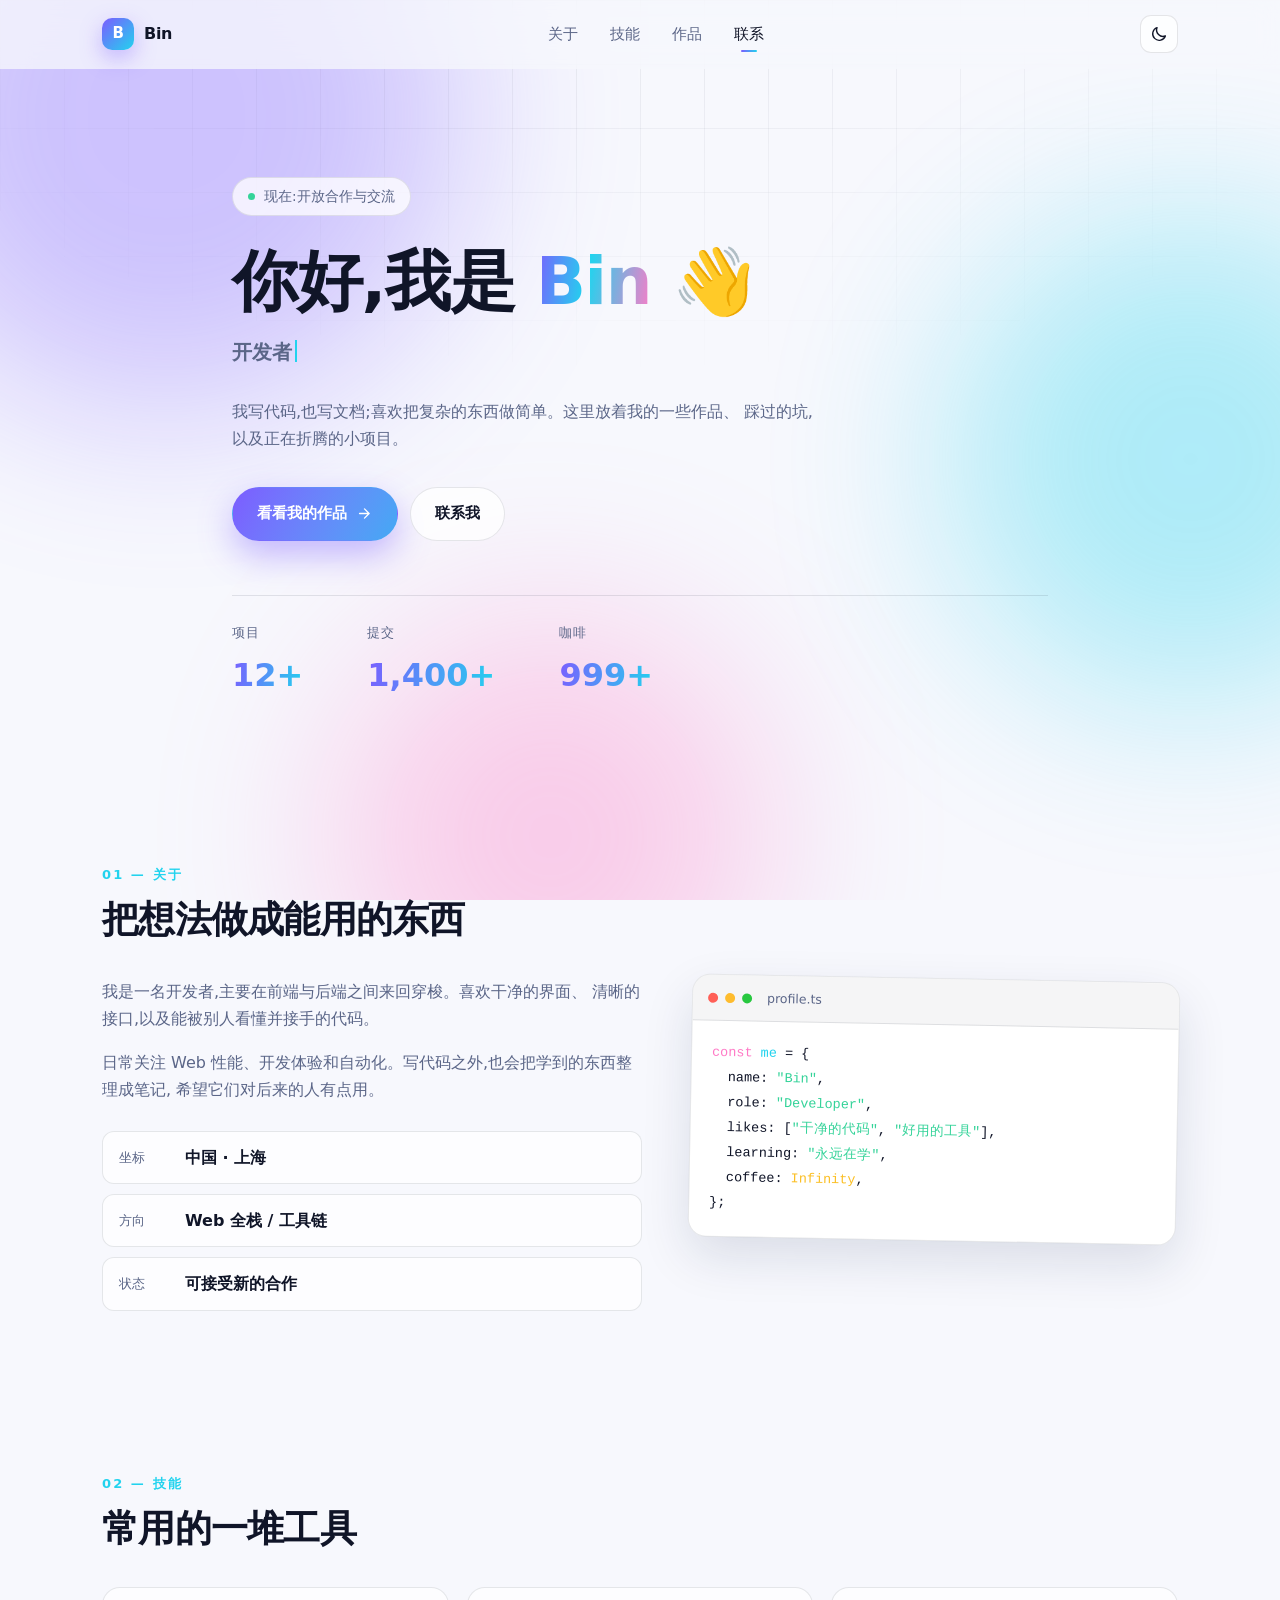
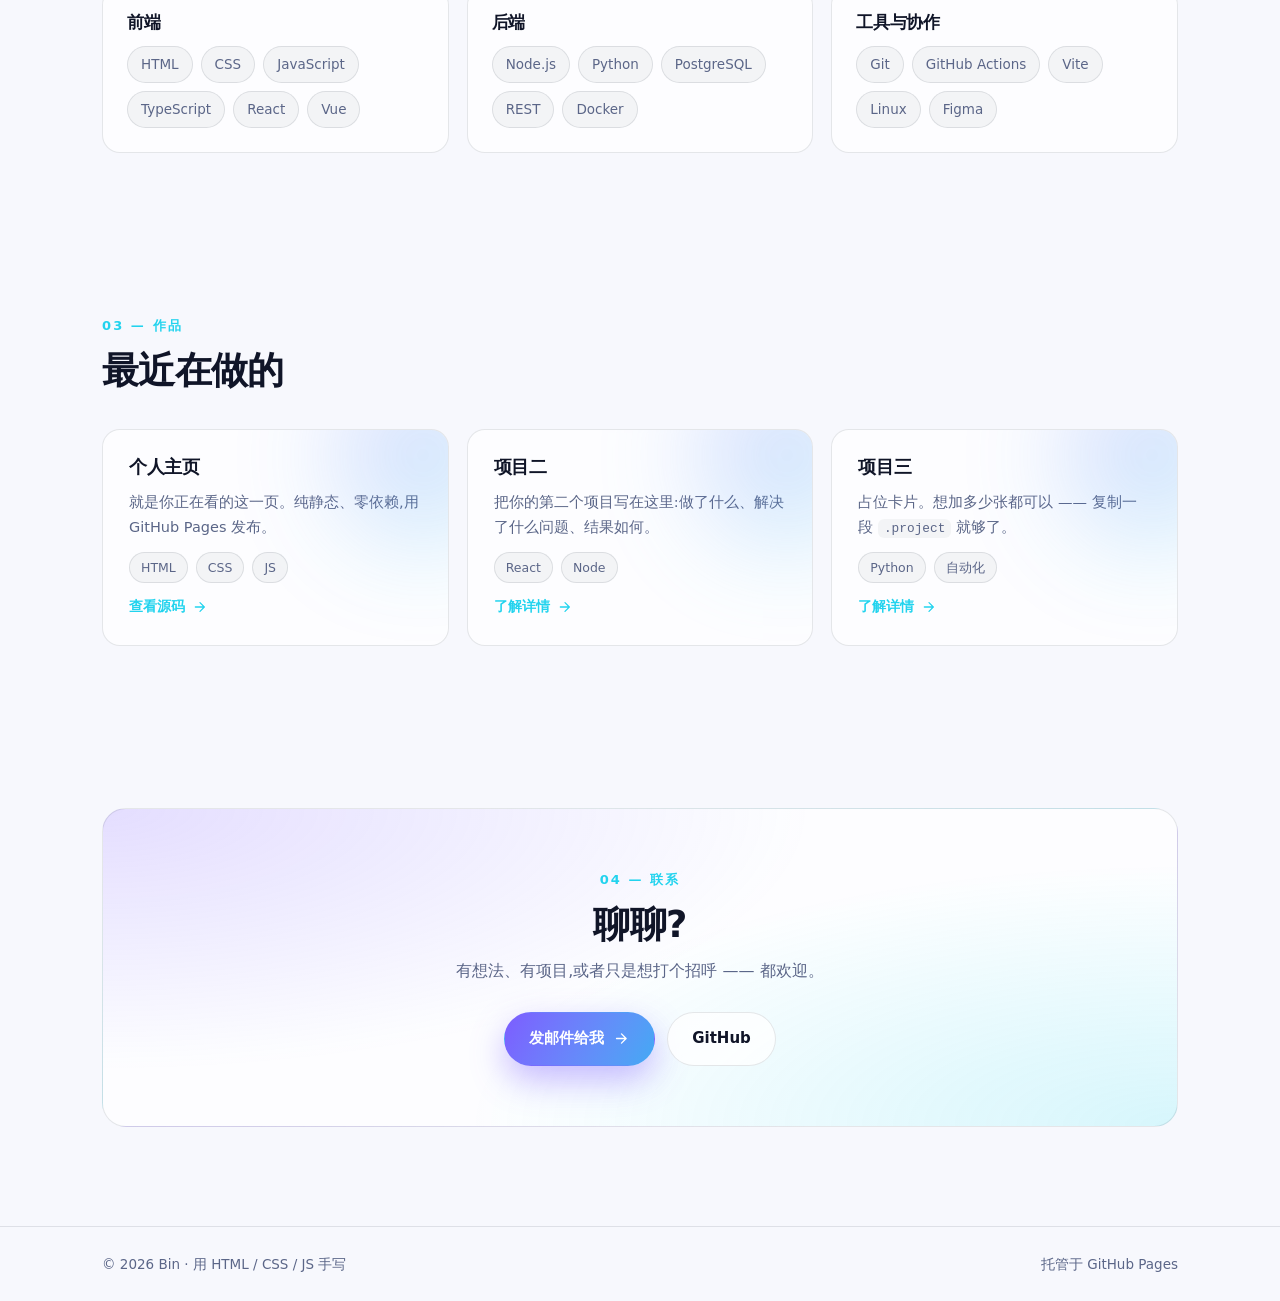
<file: index.html>
<!DOCTYPE html>
<html lang="zh-CN" data-theme="dark">
<head>
  <meta charset="UTF-8" />
  <meta name="viewport" content="width=device-width, initial-scale=1" />
  <title>Bin · 个人主页</title>
  <meta name="description" content="Bin 的个人主页 —— 全栈开发、开源爱好者,记录我正在做的事。" />
  <meta name="author" content="Bin" />

  <meta property="og:type" content="website" />
  <meta property="og:title" content="Bin · 个人主页" />
  <meta property="og:description" content="全栈开发、开源爱好者,记录我正在做的事。" />

  <link rel="icon" href="favicon.svg" type="image/svg+xml" />
  <link rel="stylesheet" href="styles.css" />

  <script>
    // 在首次渲染前确定主题,避免闪烁
    (function () {
      try {
        var saved = localStorage.getItem("theme");
        var prefersLight = window.matchMedia("(prefers-color-scheme: light)").matches;
        document.documentElement.setAttribute("data-theme", saved || (prefersLight ? "light" : "dark"));
      } catch (e) {}
    })();
  </script>
</head>
<body>
  <a class="skip-link" href="#main">跳到主要内容</a>

  <div class="bg" aria-hidden="true">
    <span class="orb orb--1"></span>
    <span class="orb orb--2"></span>
    <span class="orb orb--3"></span>
    <div class="grid-lines"></div>
  </div>

  <div class="progress" aria-hidden="true"><span id="progress-bar"></span></div>

  <header class="header" id="header">
    <div class="container header__inner">
      <a class="brand" href="#top">
        <span class="brand__mark">B</span>
        <span class="brand__name">Bin</span>
      </a>

      <nav class="nav" id="nav" aria-label="主导航">
        <a href="#about">关于</a>
        <a href="#skills">技能</a>
        <a href="#work">作品</a>
        <a href="#contact">联系</a>
      </nav>

      <div class="header__actions">
        <button class="icon-btn" id="theme-toggle" type="button" aria-label="切换明暗主题" title="切换明暗主题">
          <svg class="icon-sun" viewBox="0 0 24 24" aria-hidden="true">
            <circle cx="12" cy="12" r="4.2" />
            <path d="M12 2.5v2.6M12 18.9v2.6M2.5 12h2.6M18.9 12h2.6M5.2 5.2l1.9 1.9M16.9 16.9l1.9 1.9M18.8 5.2l-1.9 1.9M7.1 16.9l-1.9 1.9" />
          </svg>
          <svg class="icon-moon" viewBox="0 0 24 24" aria-hidden="true">
            <path d="M20.5 14.6A8.6 8.6 0 0 1 9.4 3.5a8.7 8.7 0 1 0 11.1 11.1Z" />
          </svg>
        </button>

        <button class="icon-btn nav-toggle" id="nav-toggle" type="button" aria-label="打开菜单" aria-expanded="false" aria-controls="nav">
          <span class="bars" aria-hidden="true"><i></i><i></i><i></i></span>
        </button>
      </div>
    </div>
  </header>

  <main id="main">
    <!-- Hero -->
    <section class="hero" id="top">
      <div class="container hero__inner">
        <p class="pill reveal">
          <span class="dot" aria-hidden="true"></span>
          现在:开放合作与交流
        </p>

        <h1 class="hero__title reveal">
          你好,我是 <span class="gradient-text">Bin</span>
          <span class="wave" aria-hidden="true">👋</span>
        </h1>

        <p class="hero__typed reveal">
          <span id="typed"></span><span class="caret" aria-hidden="true"></span>
        </p>

        <p class="hero__desc reveal">
          我写代码,也写文档;喜欢把复杂的东西做简单。这里放着我的一些作品、
          踩过的坑,以及正在折腾的小项目。
        </p>

        <div class="hero__cta reveal">
          <a class="btn btn--primary" href="#work">
            看看我的作品
            <svg viewBox="0 0 24 24" aria-hidden="true"><path d="M5 12h13M12 5.5 18.5 12 12 18.5" /></svg>
          </a>
          <a class="btn btn--ghost" href="#contact">联系我</a>
        </div>

        <dl class="stats reveal">
          <div class="stat">
            <dt>项目</dt>
            <dd><span data-count="12">0</span>+</dd>
          </div>
          <div class="stat">
            <dt>提交</dt>
            <dd><span data-count="1400">0</span>+</dd>
          </div>
          <div class="stat">
            <dt>咖啡</dt>
            <dd><span data-count="999">0</span>+</dd>
          </div>
        </dl>
      </div>
    </section>

    <!-- About -->
    <section class="section" id="about">
      <div class="container">
        <p class="eyebrow reveal">01 — 关于</p>
        <h2 class="section__title reveal">把想法做成能用的东西</h2>

        <div class="about">
          <div class="about__text reveal">
            <p>
              我是一名开发者,主要在前端与后端之间来回穿梭。喜欢干净的界面、
              清晰的接口,以及能被别人看懂并接手的代码。
            </p>
            <p>
              日常关注 Web 性能、开发体验和自动化。写代码之外,也会把学到的东西整理成笔记,
              希望它们对后来的人有点用。
            </p>

            <ul class="facts">
              <li><span>坐标</span><b>中国 · 上海</b></li>
              <li><span>方向</span><b>Web 全栈 / 工具链</b></li>
              <li><span>状态</span><b>可接受新的合作</b></li>
            </ul>
          </div>

          <div class="about__card reveal">
            <div class="code-card">
              <div class="code-card__bar" aria-hidden="true">
                <i></i><i></i><i></i>
                <span>profile.ts</span>
              </div>
              <pre><code><span class="c-key">const</span> <span class="c-var">me</span> = {
  <span class="c-prop">name</span>: <span class="c-str">"Bin"</span>,
  <span class="c-prop">role</span>: <span class="c-str">"Developer"</span>,
  <span class="c-prop">likes</span>: [<span class="c-str">"干净的代码"</span>, <span class="c-str">"好用的工具"</span>],
  <span class="c-prop">learning</span>: <span class="c-str">"永远在学"</span>,
  <span class="c-prop">coffee</span>: <span class="c-num">Infinity</span>,
};</code></pre>
            </div>
          </div>
        </div>
      </div>
    </section>

    <!-- Skills -->
    <section class="section" id="skills">
      <div class="container">
        <p class="eyebrow reveal">02 — 技能</p>
        <h2 class="section__title reveal">常用的一堆工具</h2>

        <div class="skill-groups">
          <article class="card reveal">
            <h3>前端</h3>
            <ul class="tags">
              <li>HTML</li><li>CSS</li><li>JavaScript</li><li>TypeScript</li><li>React</li><li>Vue</li>
            </ul>
          </article>
          <article class="card reveal">
            <h3>后端</h3>
            <ul class="tags">
              <li>Node.js</li><li>Python</li><li>PostgreSQL</li><li>REST</li><li>Docker</li>
            </ul>
          </article>
          <article class="card reveal">
            <h3>工具与协作</h3>
            <ul class="tags">
              <li>Git</li><li>GitHub Actions</li><li>Vite</li><li>Linux</li><li>Figma</li>
            </ul>
          </article>
        </div>
      </div>
    </section>

    <!-- Work -->
    <section class="section" id="work">
      <div class="container">
        <p class="eyebrow reveal">03 — 作品</p>
        <h2 class="section__title reveal">最近在做的</h2>

        <div class="projects">
          <article class="project reveal">
            <div class="project__glow" aria-hidden="true"></div>
            <h3>个人主页</h3>
            <p>就是你正在看的这一页。纯静态、零依赖,用 GitHub Pages 发布。</p>
            <ul class="tags tags--sm"><li>HTML</li><li>CSS</li><li>JS</li></ul>
            <a class="link" href="#top">查看源码 <svg viewBox="0 0 24 24" aria-hidden="true"><path d="M5 12h13M12 5.5 18.5 12 12 18.5" /></svg></a>
          </article>

          <article class="project reveal">
            <div class="project__glow" aria-hidden="true"></div>
            <h3>项目二</h3>
            <p>把你的第二个项目写在这里:做了什么、解决了什么问题、结果如何。</p>
            <ul class="tags tags--sm"><li>React</li><li>Node</li></ul>
            <a class="link" href="#contact">了解详情 <svg viewBox="0 0 24 24" aria-hidden="true"><path d="M5 12h13M12 5.5 18.5 12 12 18.5" /></svg></a>
          </article>

          <article class="project reveal">
            <div class="project__glow" aria-hidden="true"></div>
            <h3>项目三</h3>
            <p>占位卡片。想加多少张都可以 —— 复制一段 <code>.project</code> 就够了。</p>
            <ul class="tags tags--sm"><li>Python</li><li>自动化</li></ul>
            <a class="link" href="#contact">了解详情 <svg viewBox="0 0 24 24" aria-hidden="true"><path d="M5 12h13M12 5.5 18.5 12 12 18.5" /></svg></a>
          </article>
        </div>
      </div>
    </section>

    <!-- Contact -->
    <section class="section section--contact" id="contact">
      <div class="container">
        <div class="contact reveal">
          <p class="eyebrow">04 — 联系</p>
          <h2 class="section__title">聊聊?</h2>
          <p class="contact__desc">
            有想法、有项目,或者只是想打个招呼 —— 都欢迎。
          </p>
          <div class="contact__actions">
            <a class="btn btn--primary" id="mail-link" href="mailto:qdb3721@gmail.com">
              发邮件给我
              <svg viewBox="0 0 24 24" aria-hidden="true"><path d="M5 12h13M12 5.5 18.5 12 12 18.5" /></svg>
            </a>
            <a class="btn btn--ghost" href="https://github.com/qdb3721-dev" target="_blank" rel="noreferrer noopener">
              GitHub
            </a>
          </div>
        </div>
      </div>
    </section>
  </main>

  <footer class="footer">
    <div class="container footer__inner">
      <p>© <span id="year">2026</span> Bin · 用 HTML / CSS / JS 手写</p>
      <p class="footer__meta">托管于 GitHub Pages</p>
    </div>
  </footer>

  <button class="to-top" id="to-top" type="button" aria-label="回到顶部">
    <svg viewBox="0 0 24 24" aria-hidden="true"><path d="M12 19V6M5.5 12.5 12 6l6.5 6.5" /></svg>
  </button>

  <script src="script.js" defer></script>
</body>
</html>
</file>
<file: styles.css>
/* =========================================================
   Theme tokens
   ========================================================= */
:root {
  --accent: #7c5cff;
  --accent-2: #22d3ee;
  --accent-3: #ff7ac6;

  --radius: 18px;
  --radius-sm: 12px;
  --container: 1120px;
  --ease: cubic-bezier(0.22, 1, 0.36, 1);
}

html[data-theme="dark"] {
  --bg: #080b18;
  --bg-soft: #0d1226;
  --surface: rgba(255, 255, 255, 0.045);
  --surface-2: rgba(255, 255, 255, 0.07);
  --border: rgba(255, 255, 255, 0.1);
  --text: #e8ecfb;
  --muted: #97a3c4;
  --shadow: 0 24px 60px rgba(0, 0, 0, 0.45);
  --header-bg: rgba(8, 11, 24, 0.72);
  --orb-opacity: 0.5;
}

html[data-theme="light"] {
  --bg: #f7f8fd;
  --bg-soft: #ffffff;
  --surface: rgba(255, 255, 255, 0.75);
  --surface-2: rgba(15, 23, 42, 0.04);
  --border: rgba(15, 23, 42, 0.1);
  --text: #101528;
  --muted: #5b6688;
  --shadow: 0 20px 50px rgba(20, 30, 70, 0.12);
  --header-bg: rgba(247, 248, 253, 0.78);
  --orb-opacity: 0.34;
}

/* =========================================================
   Base
   ========================================================= */
*, *::before, *::after { box-sizing: border-box; }

html { scroll-behavior: smooth; -webkit-text-size-adjust: 100%; }

body {
  margin: 0;
  background: var(--bg);
  color: var(--text);
  font-family: "Segoe UI", "PingFang SC", "Hiragino Sans GB", "Microsoft YaHei",
    system-ui, -apple-system, "Helvetica Neue", Arial, sans-serif;
  font-size: 16px;
  line-height: 1.7;
  overflow-x: hidden;
  transition: background-color .35s var(--ease), color .35s var(--ease);
}

img, svg { display: block; max-width: 100%; }
a { color: inherit; text-decoration: none; }
ul { margin: 0; padding: 0; list-style: none; }
h1, h2, h3 { line-height: 1.2; margin: 0; letter-spacing: -0.02em; }
p { margin: 0; }
code, pre { font-family: "JetBrains Mono", "Cascadia Code", ui-monospace, Consolas, monospace; }

::selection { background: color-mix(in srgb, var(--accent) 40%, transparent); }

:focus-visible {
  outline: 2px solid var(--accent-2);
  outline-offset: 3px;
  border-radius: 6px;
}

.container {
  width: 100%;
  max-width: var(--container);
  margin-inline: auto;
  padding-inline: 22px;
}

.skip-link {
  position: fixed;
  top: 8px;
  left: 8px;
  z-index: 200;
  padding: 10px 16px;
  border-radius: 10px;
  background: var(--accent);
  color: #fff;
  font-weight: 600;
  transform: translateY(-160%);
  transition: transform .25s var(--ease);
}
.skip-link:focus { transform: translateY(0); }

/* =========================================================
   Background decoration
   ========================================================= */
.bg { position: fixed; inset: 0; z-index: -1; overflow: hidden; }

.orb {
  position: absolute;
  border-radius: 50%;
  filter: blur(90px);
  opacity: var(--orb-opacity);
  transition: opacity .35s var(--ease);
}
.orb--1 { width: 46vw; height: 46vw; top: -14vw; left: -10vw; background: var(--accent); animation: drift 26s var(--ease) infinite; }
.orb--2 { width: 38vw; height: 38vw; top: 24vh; right: -12vw; background: var(--accent-2); animation: drift 32s var(--ease) infinite reverse; }
.orb--3 { width: 34vw; height: 34vw; bottom: -12vw; left: 26vw; background: var(--accent-3); animation: drift 38s var(--ease) infinite; }

@keyframes drift {
  0%, 100% { transform: translate3d(0, 0, 0) scale(1); }
  50%      { transform: translate3d(4vw, 5vh, 0) scale(1.14); }
}

.grid-lines {
  position: absolute;
  inset: 0;
  background-image:
    linear-gradient(to right, var(--border) 1px, transparent 1px),
    linear-gradient(to bottom, var(--border) 1px, transparent 1px);
  background-size: 64px 64px;
  -webkit-mask-image: radial-gradient(ellipse 90% 60% at 50% 0%, #000 0%, transparent 72%);
  mask-image: radial-gradient(ellipse 90% 60% at 50% 0%, #000 0%, transparent 72%);
  opacity: .7;
}

/* =========================================================
   Progress bar + header
   ========================================================= */
.progress {
  position: fixed;
  inset: 0 0 auto 0;
  height: 2px;
  z-index: 90;
  background: transparent;
}
.progress span {
  display: block;
  height: 100%;
  width: 0;
  background: linear-gradient(90deg, var(--accent), var(--accent-2));
}

.header {
  position: sticky;
  top: 0;
  z-index: 80;
  backdrop-filter: blur(14px);
  -webkit-backdrop-filter: blur(14px);
  background: var(--header-bg);
  border-bottom: 1px solid transparent;
  transition: border-color .3s var(--ease), background-color .3s var(--ease);
}
.header.is-stuck { border-bottom-color: var(--border); }

.header__inner {
  display: flex;
  align-items: center;
  justify-content: space-between;
  gap: 18px;
  height: 68px;
}

.brand { display: inline-flex; align-items: center; gap: 10px; font-weight: 700; letter-spacing: -0.02em; }
.brand__mark {
  display: grid;
  place-items: center;
  width: 32px; height: 32px;
  border-radius: 10px;
  background: linear-gradient(135deg, var(--accent), var(--accent-2));
  color: #fff;
  font-size: 15px;
  box-shadow: 0 8px 22px color-mix(in srgb, var(--accent) 40%, transparent);
}

.nav { display: flex; gap: 4px; }
.nav a {
  position: relative;
  padding: 8px 14px;
  border-radius: 999px;
  color: var(--muted);
  font-size: 14.5px;
  font-weight: 500;
  transition: color .2s var(--ease), background-color .2s var(--ease);
}
.nav a:hover { color: var(--text); background: var(--surface-2); }
.nav a.is-active { color: var(--text); }
.nav a.is-active::after {
  content: "";
  position: absolute;
  left: 50%; bottom: 2px;
  width: 16px; height: 2px;
  border-radius: 2px;
  transform: translateX(-50%);
  background: linear-gradient(90deg, var(--accent), var(--accent-2));
}

.header__actions { display: flex; align-items: center; gap: 8px; }

.icon-btn {
  display: grid;
  place-items: center;
  width: 38px; height: 38px;
  border: 1px solid var(--border);
  border-radius: 11px;
  background: var(--surface);
  color: var(--text);
  cursor: pointer;
  transition: transform .2s var(--ease), background-color .2s var(--ease), border-color .2s var(--ease);
}
.icon-btn:hover { transform: translateY(-2px); background: var(--surface-2); }
.icon-btn svg { width: 18px; height: 18px; fill: none; stroke: currentColor; stroke-width: 1.8; stroke-linecap: round; stroke-linejoin: round; }

html[data-theme="dark"] .icon-sun { display: block; }
html[data-theme="dark"] .icon-moon { display: none; }
html[data-theme="light"] .icon-sun { display: none; }
html[data-theme="light"] .icon-moon { display: block; }

.nav-toggle { display: none; }
.bars { display: grid; gap: 4px; width: 18px; }
.bars i { display: block; height: 1.8px; border-radius: 2px; background: currentColor; transition: transform .25s var(--ease), opacity .2s var(--ease); }
.nav-toggle[aria-expanded="true"] .bars i:nth-child(1) { transform: translateY(5.8px) rotate(45deg); }
.nav-toggle[aria-expanded="true"] .bars i:nth-child(2) { opacity: 0; }
.nav-toggle[aria-expanded="true"] .bars i:nth-child(3) { transform: translateY(-5.8px) rotate(-45deg); }

/* =========================================================
   Hero
   ========================================================= */
.hero { padding: clamp(64px, 12vh, 132px) 0 clamp(56px, 9vh, 104px); }
.hero__inner { max-width: 860px; }

.pill {
  display: inline-flex;
  align-items: center;
  gap: 9px;
  padding: 7px 15px;
  border: 1px solid var(--border);
  border-radius: 999px;
  background: var(--surface);
  font-size: 13.5px;
  color: var(--muted);
}
.dot {
  width: 7px; height: 7px;
  border-radius: 50%;
  background: #34d399;
  box-shadow: 0 0 0 0 rgba(52, 211, 153, .6);
  animation: pulse 2.2s infinite;
}
@keyframes pulse {
  70%  { box-shadow: 0 0 0 9px rgba(52, 211, 153, 0); }
  100% { box-shadow: 0 0 0 0 rgba(52, 211, 153, 0); }
}

.hero__title {
  margin-top: 26px;
  font-size: clamp(2.3rem, 6.4vw, 4.1rem);
  font-weight: 800;
}
.gradient-text {
  background: linear-gradient(100deg, var(--accent), var(--accent-2) 45%, var(--accent-3));
  -webkit-background-clip: text;
  background-clip: text;
  color: transparent;
}
.wave { display: inline-block; animation: wave 2.6s infinite; transform-origin: 70% 70%; }
@keyframes wave {
  0%, 60%, 100% { transform: rotate(0deg); }
  10%, 30%      { transform: rotate(15deg); }
  20%, 40%      { transform: rotate(-9deg); }
}

.hero__typed {
  margin-top: 14px;
  font-size: clamp(1rem, 2.4vw, 1.28rem);
  font-weight: 600;
  color: var(--muted);
  min-height: 2em;
}
.caret {
  display: inline-block;
  width: 2px; height: 1.05em;
  margin-left: 3px;
  vertical-align: -0.15em;
  background: var(--accent-2);
  animation: blink 1s steps(1) infinite;
}
@keyframes blink { 50% { opacity: 0; } }

.hero__desc {
  margin-top: 22px;
  max-width: 56ch;
  color: var(--muted);
  font-size: 1.02rem;
}

.hero__cta { display: flex; flex-wrap: wrap; gap: 12px; margin-top: 34px; }

.btn {
  display: inline-flex;
  align-items: center;
  gap: 9px;
  padding: 13px 24px;
  border-radius: 999px;
  border: 1px solid transparent;
  font-size: 15px;
  font-weight: 600;
  cursor: pointer;
  transition: transform .22s var(--ease), box-shadow .22s var(--ease), background-color .22s var(--ease), border-color .22s var(--ease);
}
.btn svg { width: 17px; height: 17px; fill: none; stroke: currentColor; stroke-width: 1.9; stroke-linecap: round; stroke-linejoin: round; transition: transform .22s var(--ease); }
.btn:hover { transform: translateY(-2px); }
.btn:hover svg { transform: translateX(3px); }

.btn--primary {
  background: linear-gradient(120deg, var(--accent), color-mix(in srgb, var(--accent-2) 65%, var(--accent)));
  color: #fff;
  box-shadow: 0 14px 34px color-mix(in srgb, var(--accent) 42%, transparent);
}
.btn--ghost {
  background: var(--surface);
  border-color: var(--border);
  color: var(--text);
}
.btn--ghost:hover { background: var(--surface-2); }

.stats {
  display: flex;
  flex-wrap: wrap;
  gap: clamp(24px, 6vw, 64px);
  margin: 54px 0 0;
  padding-top: 26px;
  border-top: 1px solid var(--border);
}
.stat dt { font-size: 13px; color: var(--muted); letter-spacing: .04em; }
.stat dd {
  margin: 4px 0 0;
  font-size: clamp(1.5rem, 3.4vw, 2rem);
  font-weight: 800;
  background: linear-gradient(100deg, var(--accent), var(--accent-2));
  -webkit-background-clip: text;
  background-clip: text;
  color: transparent;
}

/* =========================================================
   Sections
   ========================================================= */
.section { padding: clamp(56px, 9vh, 96px) 0; scroll-margin-top: 84px; }
.hero { scroll-margin-top: 84px; }

.eyebrow {
  font-size: 13px;
  font-weight: 700;
  letter-spacing: .16em;
  text-transform: uppercase;
  color: var(--accent-2);
}
.section__title {
  margin-top: 12px;
  margin-bottom: clamp(28px, 4vh, 44px);
  font-size: clamp(1.6rem, 3.8vw, 2.3rem);
  font-weight: 800;
}

/* About */
.about {
  display: grid;
  grid-template-columns: 1.05fr 0.95fr;
  gap: clamp(24px, 4vw, 48px);
  align-items: start;
}
.about__text p + p { margin-top: 16px; }
.about__text p { color: var(--muted); }

.facts { margin-top: 28px; display: grid; gap: 10px; }
.facts li {
  display: flex;
  align-items: center;
  gap: 14px;
  padding: 12px 16px;
  border: 1px solid var(--border);
  border-radius: var(--radius-sm);
  background: var(--surface);
}
.facts span { min-width: 52px; font-size: 13px; color: var(--muted); }
.facts b { font-weight: 600; }

.code-card {
  border: 1px solid var(--border);
  border-radius: var(--radius);
  background: var(--bg-soft);
  box-shadow: var(--shadow);
  overflow: hidden;
  transform: rotate(1.1deg);
  transition: transform .4s var(--ease);
}
.code-card:hover { transform: rotate(0deg) translateY(-4px); }
.code-card__bar {
  display: flex;
  align-items: center;
  gap: 7px;
  padding: 12px 15px;
  border-bottom: 1px solid var(--border);
  background: var(--surface-2);
}
.code-card__bar i { width: 10px; height: 10px; border-radius: 50%; background: var(--border); }
.code-card__bar i:nth-child(1) { background: #ff5f57; }
.code-card__bar i:nth-child(2) { background: #febc2e; }
.code-card__bar i:nth-child(3) { background: #28c840; }
.code-card__bar span { margin-left: 8px; font-size: 12.5px; color: var(--muted); }
.code-card pre { margin: 0; padding: 20px; font-size: 13.5px; line-height: 1.85; overflow-x: auto; }
.c-key { color: var(--accent-3); }
.c-var { color: var(--accent-2); }
.c-prop { color: var(--text); }
.c-str { color: #34d399; }
.c-num { color: #fbbf24; }

/* Skills */
.skill-groups {
  display: grid;
  grid-template-columns: repeat(auto-fit, minmax(240px, 1fr));
  gap: 18px;
}
.card {
  padding: 24px;
  border: 1px solid var(--border);
  border-radius: var(--radius);
  background: var(--surface);
  transition: transform .3s var(--ease), border-color .3s var(--ease), box-shadow .3s var(--ease);
}
.card:hover { transform: translateY(-5px); border-color: color-mix(in srgb, var(--accent) 45%, var(--border)); box-shadow: var(--shadow); }
.card h3 { font-size: 1.06rem; margin-bottom: 14px; }

.tags { display: flex; flex-wrap: wrap; gap: 8px; }
.tags li {
  padding: 6px 13px;
  border: 1px solid var(--border);
  border-radius: 999px;
  background: var(--surface-2);
  font-size: 13.5px;
  color: var(--muted);
  transition: color .2s var(--ease), border-color .2s var(--ease);
}
.card:hover .tags li { color: var(--text); }
.tags--sm li { padding: 4px 11px; font-size: 12.5px; }

/* Projects */
.projects {
  display: grid;
  grid-template-columns: repeat(auto-fit, minmax(276px, 1fr));
  gap: 18px;
}
.project {
  position: relative;
  display: flex;
  flex-direction: column;
  gap: 12px;
  padding: 26px;
  border: 1px solid var(--border);
  border-radius: var(--radius);
  background: var(--surface);
  overflow: hidden;
  transition: transform .3s var(--ease), border-color .3s var(--ease), box-shadow .3s var(--ease);
}
.project:hover { transform: translateY(-6px); border-color: color-mix(in srgb, var(--accent-2) 45%, var(--border)); box-shadow: var(--shadow); }
.project__glow {
  position: absolute;
  top: -60px; right: -60px;
  width: 170px; height: 170px;
  border-radius: 50%;
  background: linear-gradient(135deg, var(--accent), var(--accent-2));
  filter: blur(56px);
  opacity: .28;
  transition: opacity .3s var(--ease);
}
.project:hover .project__glow { opacity: .5; }
.project h3 { font-size: 1.14rem; }
.project p { color: var(--muted); font-size: 14.5px; flex: 1; }
.project code {
  padding: 2px 6px;
  border-radius: 6px;
  background: var(--surface-2);
  font-size: 12.8px;
}

.link {
  display: inline-flex;
  align-items: center;
  gap: 7px;
  font-size: 14px;
  font-weight: 600;
  color: var(--accent-2);
}
.link svg { width: 16px; height: 16px; fill: none; stroke: currentColor; stroke-width: 1.9; stroke-linecap: round; stroke-linejoin: round; transition: transform .22s var(--ease); }
.link:hover svg { transform: translateX(4px); }

/* Contact */
.section--contact { padding-bottom: clamp(72px, 11vh, 120px); }
.contact {
  padding: clamp(32px, 6vw, 60px);
  border: 1px solid var(--border);
  border-radius: calc(var(--radius) + 6px);
  background:
    radial-gradient(120% 150% at 0% 0%, color-mix(in srgb, var(--accent) 20%, transparent), transparent 55%),
    radial-gradient(120% 150% at 100% 100%, color-mix(in srgb, var(--accent-2) 18%, transparent), transparent 55%),
    var(--surface);
  text-align: center;
}
.contact .section__title { margin-bottom: 10px; }
.contact__desc { color: var(--muted); }
.contact__actions { display: flex; flex-wrap: wrap; justify-content: center; gap: 12px; margin-top: 28px; }

/* Footer */
.footer { border-top: 1px solid var(--border); padding: 26px 0; }
.footer__inner { display: flex; flex-wrap: wrap; justify-content: space-between; gap: 10px; font-size: 13.5px; color: var(--muted); }

/* To top */
.to-top {
  position: fixed;
  right: 22px; bottom: 22px;
  z-index: 70;
  display: grid;
  place-items: center;
  width: 46px; height: 46px;
  border: 1px solid var(--border);
  border-radius: 50%;
  background: var(--header-bg);
  backdrop-filter: blur(12px);
  -webkit-backdrop-filter: blur(12px);
  color: var(--text);
  cursor: pointer;
  opacity: 0;
  visibility: hidden;
  transform: translateY(12px);
  transition: opacity .3s var(--ease), transform .3s var(--ease), visibility .3s;
}
.to-top.is-visible { opacity: 1; visibility: visible; transform: translateY(0); }
.to-top svg { width: 19px; height: 19px; fill: none; stroke: currentColor; stroke-width: 1.9; stroke-linecap: round; stroke-linejoin: round; }

/* =========================================================
   Reveal on scroll
   ========================================================= */
.reveal { opacity: 0; transform: translateY(22px); transition: opacity .7s var(--ease), transform .7s var(--ease); }
.reveal.is-in { opacity: 1; transform: none; }

/* =========================================================
   Responsive
   ========================================================= */
@media (max-width: 900px) {
  .about { grid-template-columns: 1fr; }
  .code-card { transform: none; }
}

@media (max-width: 720px) {
  .nav-toggle { display: grid; }

  .nav {
    position: absolute;
    top: 100%;
    left: 12px; right: 12px;
    flex-direction: column;
    gap: 2px;
    padding: 10px;
    border: 1px solid var(--border);
    border-radius: var(--radius);
    background: var(--header-bg);
    backdrop-filter: blur(18px);
    -webkit-backdrop-filter: blur(18px);
    box-shadow: var(--shadow);
    opacity: 0;
    visibility: hidden;
    transform: translateY(-8px);
    transition: opacity .25s var(--ease), transform .25s var(--ease), visibility .25s;
  }
  .nav.is-open { opacity: 1; visibility: visible; transform: none; }
  .nav a { padding: 12px 14px; border-radius: var(--radius-sm); }
  .nav a.is-active::after { display: none; }

  .header__inner { position: relative; }
  .stats { justify-content: space-between; gap: 18px; }
  .stat { min-width: 84px; }
  .footer__inner { justify-content: center; text-align: center; }
}

/* =========================================================
   Reduced motion
   ========================================================= */
@media (prefers-reduced-motion: reduce) {
  html { scroll-behavior: auto; }
  *, *::before, *::after {
    animation-duration: .001ms !important;
    animation-iteration-count: 1 !important;
    transition-duration: .001ms !important;
  }
  .reveal { opacity: 1; transform: none; }
}
</file>
